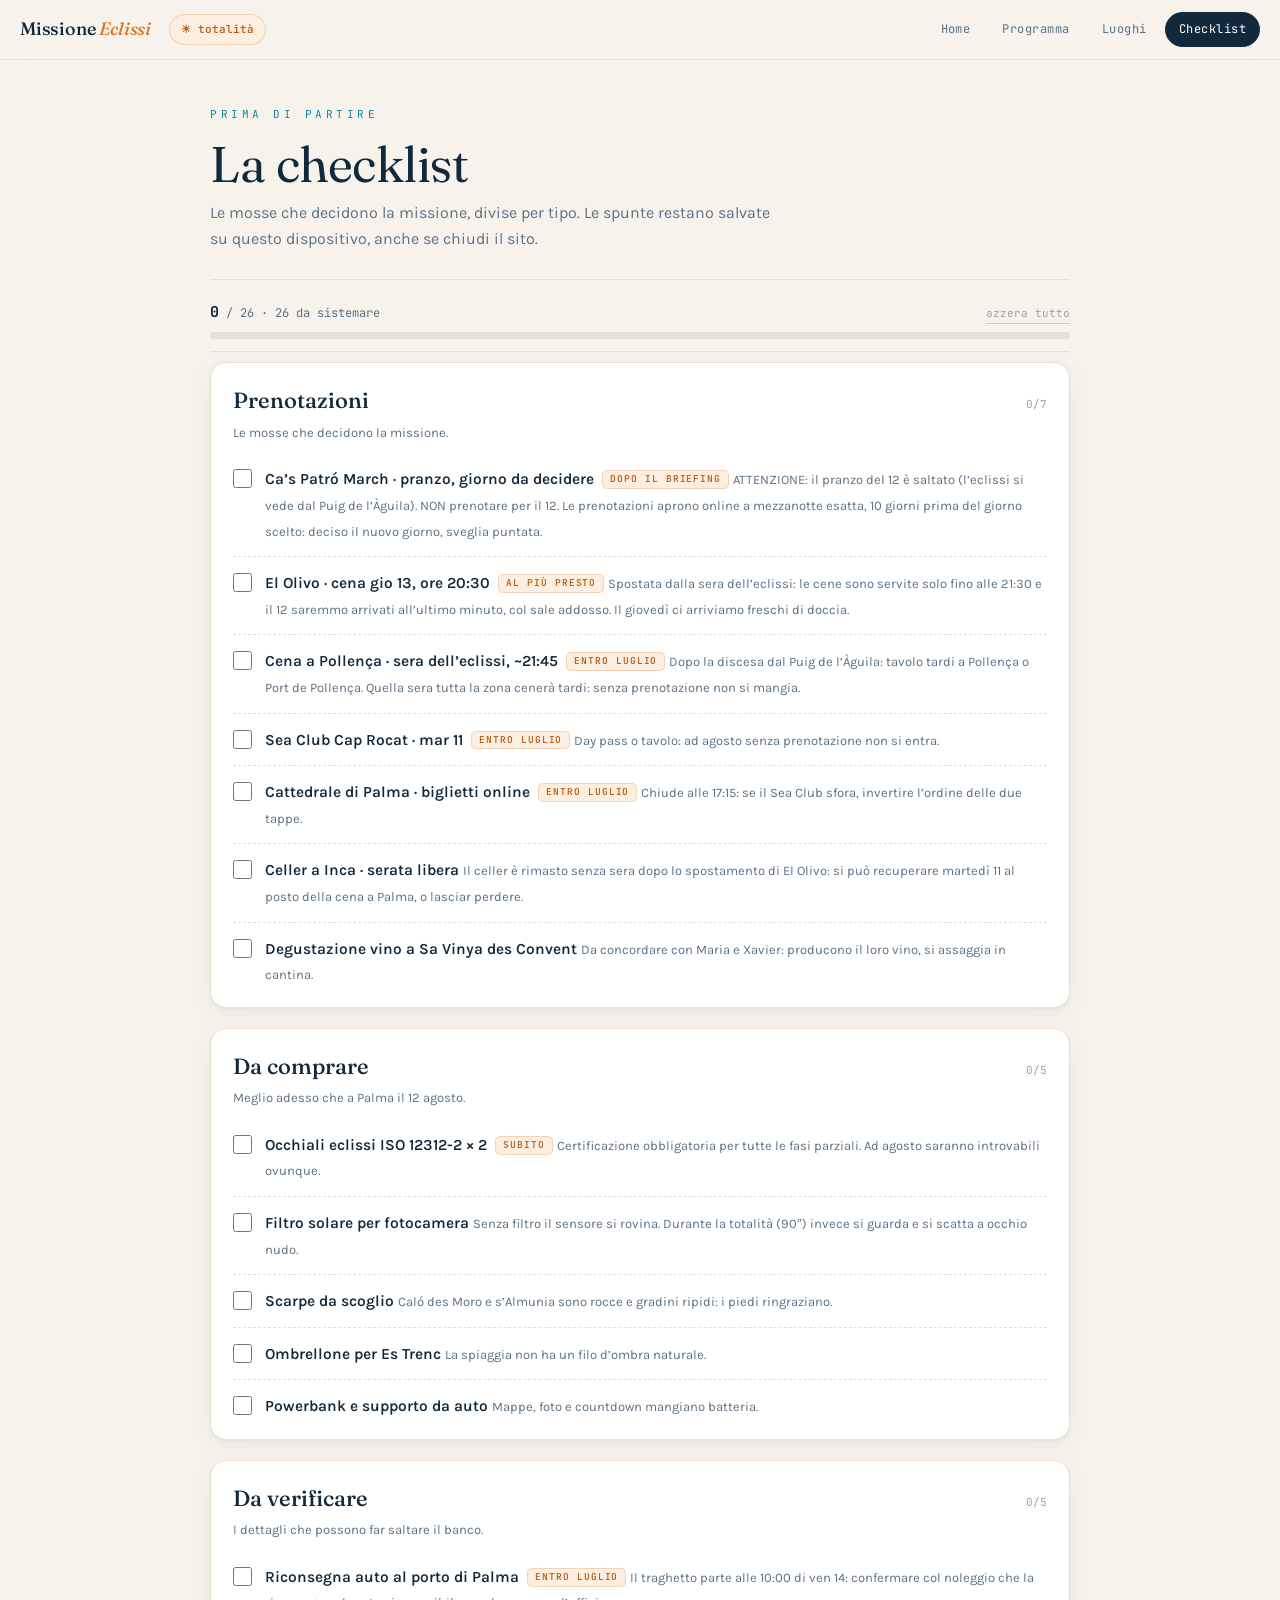
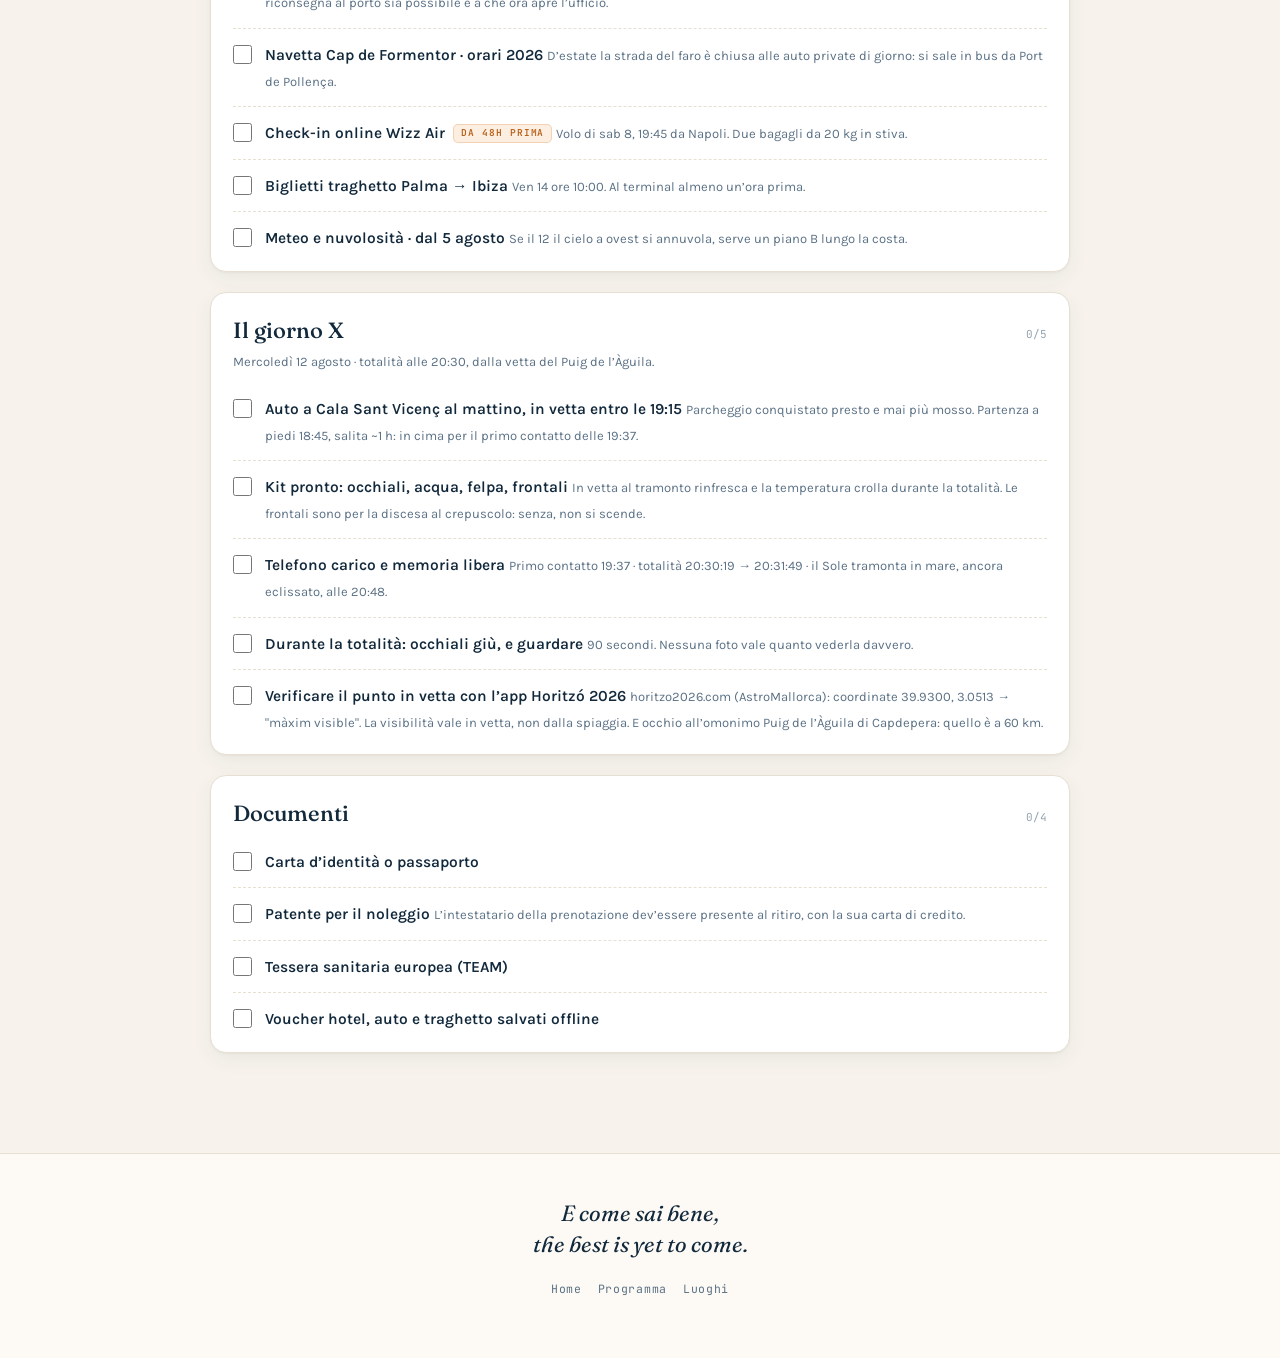
<file: checklist.html>
<!DOCTYPE html>
<html lang="it">
<head>
<meta charset="UTF-8">
<meta name="viewport" content="width=device-width, initial-scale=1.0, viewport-fit=cover">
<title>Checklist · Missione Eclissi</title>
<meta name="description" content="Prenotazioni, acquisti, verifiche e il kit del giorno X: tutto quello che va fatto prima di partire.">
<link rel="preconnect" href="https://fonts.googleapis.com">
<link rel="preconnect" href="https://fonts.gstatic.com" crossorigin>
<link href="https://fonts.googleapis.com/css2?family=Fraunces:ital,opsz,wght@0,9..144,300..800;1,9..144,300..800&family=Karla:wght@300;400;500;600;700&family=JetBrains+Mono:wght@400;600&display=swap" rel="stylesheet">
<link rel="stylesheet" href="css/style.css">
</head>
<body data-page="checklist">

<header class="topbar">
  <a class="brand" href="index.html">Missione <em>Eclissi</em></a>
  <div class="mini-cd" id="mini-cd">–</div>
  <nav class="mainnav" aria-label="Sezioni del sito">
    <a href="index.html" data-nav="home">Home</a>
    <a href="programma.html" data-nav="programma">Programma</a>
    <a href="luoghi.html" data-nav="luoghi">Luoghi</a>
    <a href="checklist.html" data-nav="checklist">Checklist</a>
  </nav>
</header>

<main>
  <div class="pagina-testa">
    <div class="eyebrow">Prima di partire</div>
    <h1>La checklist</h1>
    <p>Le mosse che decidono la missione, divise per tipo. Le spunte restano salvate su questo dispositivo, anche se chiudi il sito.</p>
  </div>

  <div class="barra-avanzamento">
    <div class="ba-testa">
      <div class="ba-testo"><b id="ba-fatte">0</b> / <span id="ba-totale">0</span> <span id="ba-etichetta"></span></div>
      <button type="button" class="ba-reset" id="ba-reset">azzera tutto</button>
    </div>
    <div class="ba-pista"><div class="ba-riempi" id="ba-riempi"></div></div>
  </div>

  <div id="gruppi"></div>
</main>

<footer>
  <p class="firma">E come sai bene,<br>the best is yet to come.</p>
  <nav class="foot-nav">
    <a href="index.html">Home</a>
    <a href="programma.html">Programma</a>
    <a href="luoghi.html">Luoghi</a>
  </nav>
</footer>

<script src="js/data.js"></script>
<script src="js/core.js"></script>
<script src="js/checklist.js"></script>
</body>
</html>
</file>
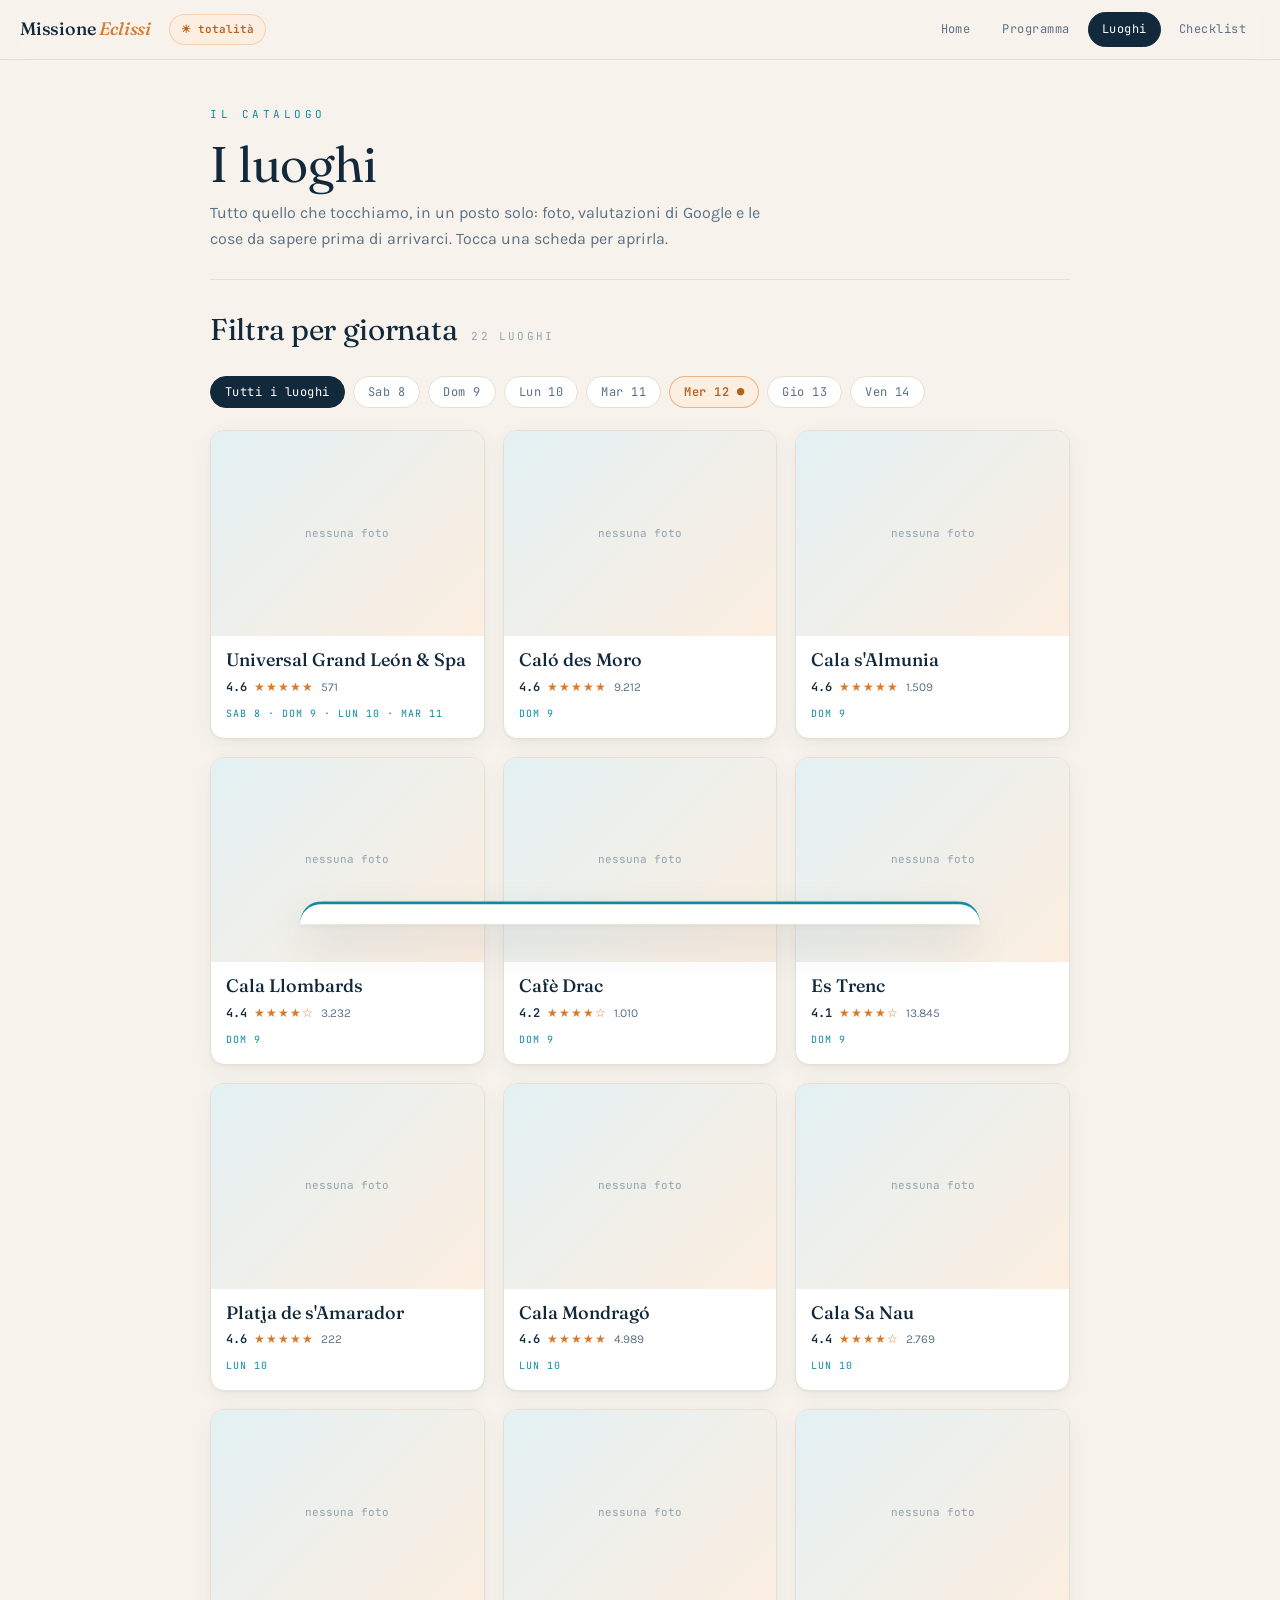
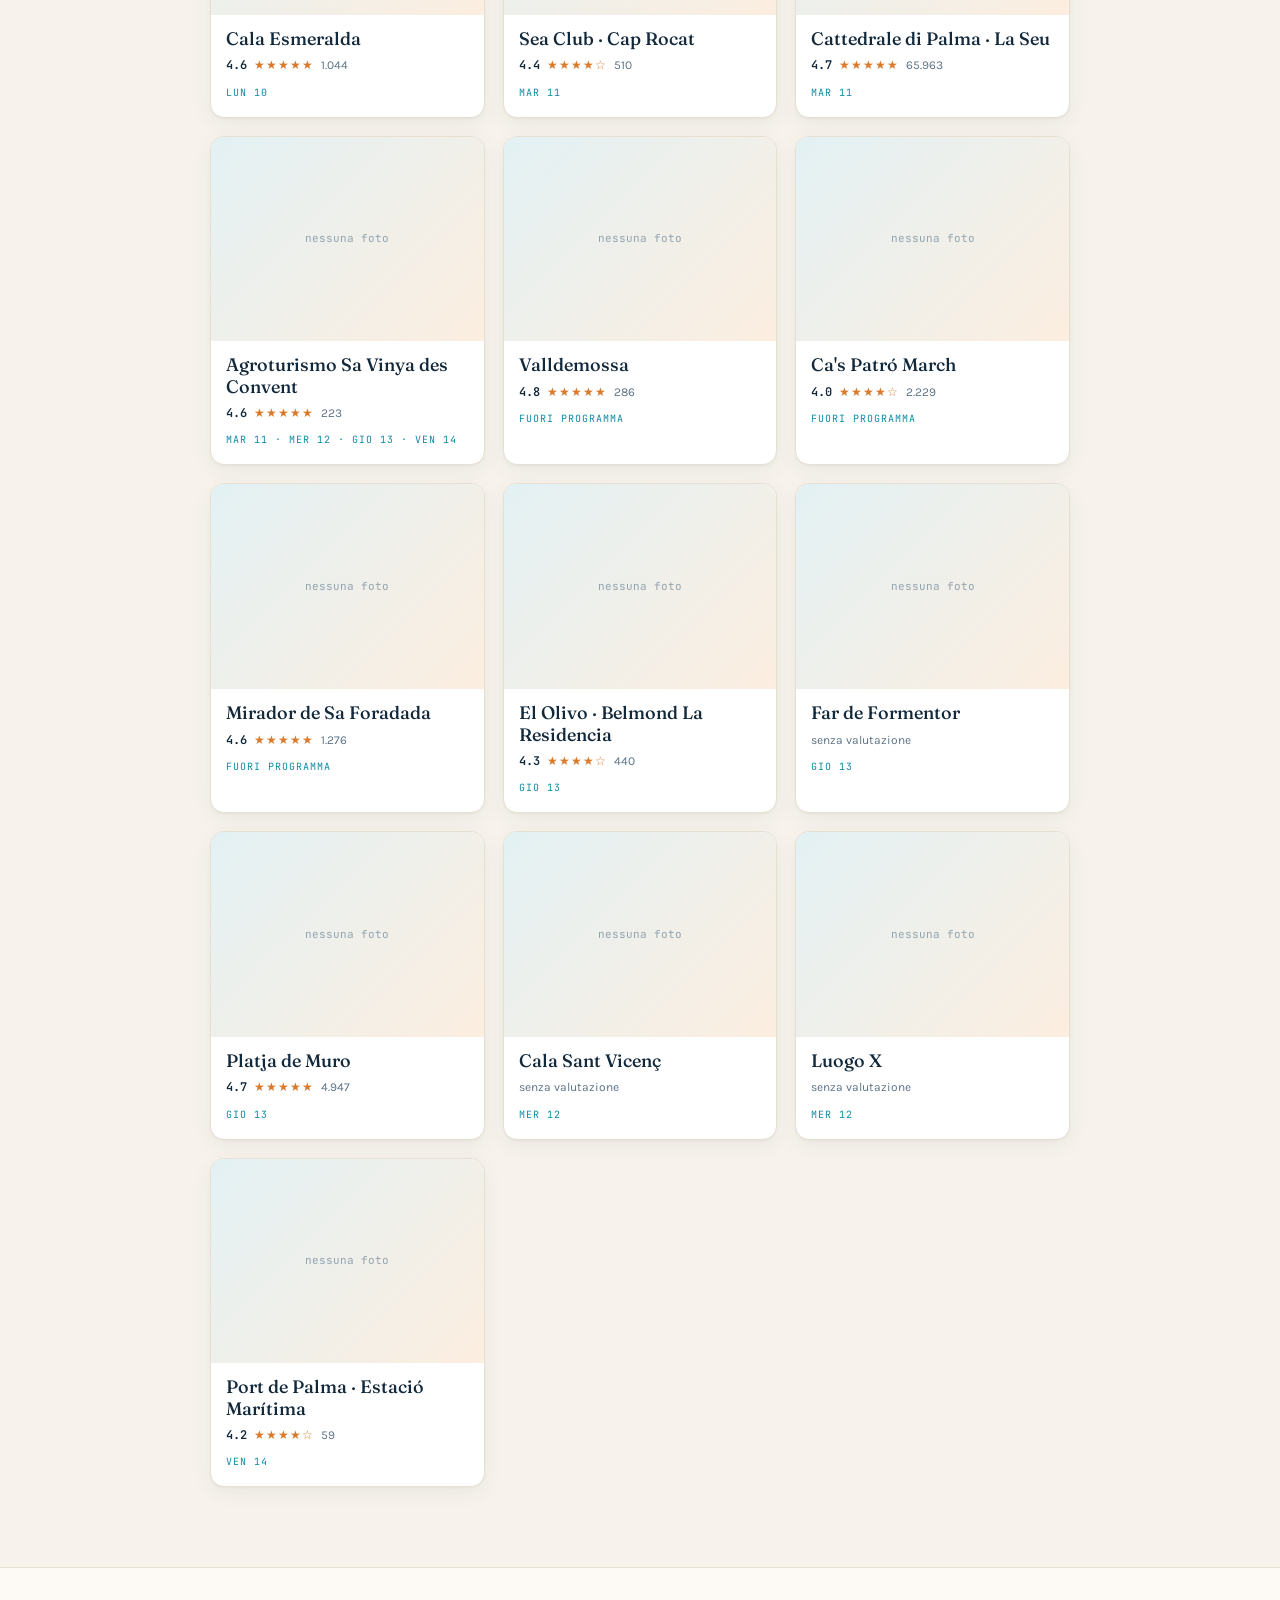
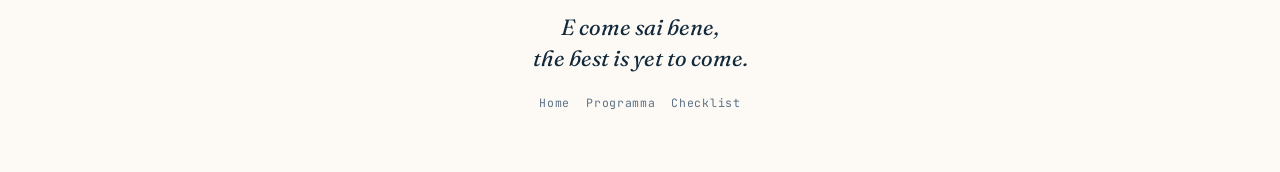
<file: luoghi.html>
<!DOCTYPE html>
<html lang="it">
<head>
<meta charset="UTF-8">
<meta name="viewport" content="width=device-width, initial-scale=1.0, viewport-fit=cover">
<title>Luoghi · Missione Eclissi</title>
<meta name="description" content="Le schede dei luoghi del viaggio: calette, ristoranti, borghi e il mirador dell'eclissi.">
<link rel="preconnect" href="https://fonts.googleapis.com">
<link rel="preconnect" href="https://fonts.gstatic.com" crossorigin>
<link href="https://fonts.googleapis.com/css2?family=Fraunces:ital,opsz,wght@0,9..144,300..800;1,9..144,300..800&family=Karla:wght@300;400;500;600;700&family=JetBrains+Mono:wght@400;600&display=swap" rel="stylesheet">
<link rel="stylesheet" href="css/style.css">
</head>
<body data-page="luoghi">

<header class="topbar">
  <a class="brand" href="index.html">Missione <em>Eclissi</em></a>
  <div class="mini-cd" id="mini-cd">–</div>
  <nav class="mainnav" aria-label="Sezioni del sito">
    <a href="index.html" data-nav="home">Home</a>
    <a href="programma.html" data-nav="programma">Programma</a>
    <a href="luoghi.html" data-nav="luoghi">Luoghi</a>
    <a href="checklist.html" data-nav="checklist">Checklist</a>
  </nav>
</header>

<main>
  <div class="pagina-testa">
    <div class="eyebrow">Il catalogo</div>
    <h1>I luoghi</h1>
    <p>Tutto quello che tocchiamo, in un posto solo: foto, valutazioni di Google e le cose da sapere prima di arrivarci. Tocca una scheda per aprirla.</p>
  </div>

  <div class="intro-riga" style="margin-top:26px">
    <h2>Filtra per giornata</h2><span id="conta-luoghi"></span>
  </div>
  <div class="filtri" id="filtri"></div>

  <div class="luoghi-griglia" id="griglia"></div>
</main>

<footer>
  <p class="firma">E come sai bene,<br>the best is yet to come.</p>
  <nav class="foot-nav">
    <a href="index.html">Home</a>
    <a href="programma.html">Programma</a>
    <a href="checklist.html">Checklist</a>
  </nav>
</footer>

<!-- scheda luogo -->
<div class="sheet-backdrop" id="sheet-backdrop"></div>
<div class="sheet" id="sheet" role="dialog" aria-modal="true"></div>

<script src="js/data.js"></script>
<script src="js/core.js"></script>
<script src="js/luoghi.js"></script>
</body>
</html>
</file>
<file: css/style.css>
/* ============================================================
   MISSIONE ECLISSI · stile
   Tema chiaro: carta e sabbia, inchiostro blu notte, accenti
   mare (turchese) ed eclissi (arancio).
   L'unica isola scura è l'hero della home.
   ============================================================ */

:root{
  /* superfici */
  --sabbia:#f7f3ec;
  --carta:#ffffff;
  --carta-calda:#fdfaf5;

  /* testo */
  --inchiostro:#12293c;
  --fumo:#5b7185;
  --tenue:#93a3af;

  /* accenti */
  --mare:#0e8ba3;
  --mare-scuro:#0a6d80;
  --mare-tenue:#e3f1f4;
  --eclissi:#d97a2b;
  --eclissi-scuro:#b8611c;
  --eclissi-tenue:#fceee0;

  /* linee */
  --bordo:#e7dfd2;
  --bordo-forte:#d3c8b6;

  /* hero notturno */
  --notte:#0a0f24;
  --corona:#ffe9c4;
  --orizzonte:#f09a4d;
  --linea-notte:rgba(244,239,230,.14);
  --latte:#f4efe6;
  --latte-dim:rgba(244,239,230,.62);

  --ombra:0 1px 2px rgba(18,41,60,.04), 0 6px 20px rgba(18,41,60,.06);
  --ombra-alta:0 2px 6px rgba(18,41,60,.06), 0 18px 44px rgba(18,41,60,.12);
  --raggio:16px;
}

*{margin:0;padding:0;box-sizing:border-box}
html{scroll-behavior:smooth}
body{
  background:var(--sabbia);
  color:var(--inchiostro);
  font-family:'Karla',sans-serif;
  font-weight:400;
  line-height:1.6;
  -webkit-font-smoothing:antialiased;
  overflow-x:hidden;
}
::selection{background:var(--eclissi);color:#fff}
img{display:block}
a{color:var(--mare-scuro)}

/* ---------- TOPBAR ---------- */
.topbar{
  position:sticky;top:0;z-index:600;
  display:flex;align-items:center;gap:18px;
  padding:12px max(20px,env(safe-area-inset-left));
  background:rgba(247,243,236,.88);
  backdrop-filter:blur(12px);
  border-bottom:1px solid var(--bordo);
}
.brand{
  font-family:'Fraunces',serif;font-weight:500;font-size:18px;
  text-decoration:none;color:var(--inchiostro);white-space:nowrap;letter-spacing:-.01em;
}
.brand em{font-style:italic;color:var(--eclissi)}
.mainnav{display:flex;gap:4px;margin-left:auto;overflow-x:auto;scrollbar-width:none}
.mainnav::-webkit-scrollbar{display:none}
.mainnav a{
  padding:7px 13px;border-radius:999px;text-decoration:none;white-space:nowrap;
  font-family:'JetBrains Mono',monospace;font-size:12px;letter-spacing:.04em;
  color:var(--fumo);border:1px solid transparent;transition:all .18s;
}
.mainnav a:hover{color:var(--inchiostro);background:var(--carta);border-color:var(--bordo)}
body[data-page="home"]      .mainnav a[data-nav="home"],
body[data-page="programma"] .mainnav a[data-nav="programma"],
body[data-page="luoghi"]    .mainnav a[data-nav="luoghi"],
body[data-page="checklist"] .mainnav a[data-nav="checklist"]{
  background:var(--inchiostro);border-color:var(--inchiostro);color:#fff;
}
.mini-cd{
  flex:0 0 auto;font-family:'JetBrains Mono',monospace;font-size:11px;font-weight:600;
  color:var(--eclissi-scuro);background:var(--eclissi-tenue);
  border:1px solid rgba(217,122,43,.25);border-radius:999px;padding:6px 11px;
  font-variant-numeric:tabular-nums;white-space:nowrap;
}
@media (max-width:720px){
  .topbar{flex-wrap:wrap;gap:10px}
  .mini-cd{order:2}
  .mainnav{order:3;width:100%;margin-left:0}
  .mainnav a{flex:1;text-align:center;padding:7px 8px}
}

/* ---------- HERO (l'unica zona scura) ---------- */
.hero{
  position:relative;min-height:78svh;
  display:flex;flex-direction:column;justify-content:flex-end;
  background:linear-gradient(to bottom,
    #060a1c 0%, #0a0f24 30%, #182247 55%, #4a3a63 74%, #b05c3f 86%, #f09a4d 93%, #0e2233 93.2%, #081722 100%);
  overflow:hidden;color:var(--latte);
}
.stars{position:absolute;inset:0 0 30% 0;pointer-events:none}
.stars span{position:absolute;width:2px;height:2px;border-radius:50%;background:var(--corona);opacity:.7;animation:twinkle 4s ease-in-out infinite}
@keyframes twinkle{0%,100%{opacity:.15}50%{opacity:.8}}
.cielo{position:absolute;left:50%;bottom:7svh;transform:translateX(-50%);width:min(70vw,300px);aspect-ratio:1;pointer-events:none}
.sole{position:absolute;inset:18%;border-radius:50%;
  background:radial-gradient(circle,#fff3da 0%,#ffd9a0 45%,#f09a4d 100%);
  box-shadow:0 0 60px 18px rgba(240,154,77,.55),0 0 140px 50px rgba(240,154,77,.22)}
.luna{position:absolute;inset:18%;border-radius:50%;background:#050813;
  transform:translateX(-130%);animation:eclissi 14s ease-in-out infinite}
.corona-glow{position:absolute;inset:14%;border-radius:50%;opacity:0;
  box-shadow:0 0 34px 10px rgba(255,233,196,.85),0 0 120px 46px rgba(255,233,196,.30);
  animation:corona 14s ease-in-out infinite}
@keyframes eclissi{0%{transform:translateX(-130%)}38%,62%{transform:translateX(0)}100%{transform:translateX(130%)}}
@keyframes corona{0%,30%{opacity:0}40%,60%{opacity:1}70%,100%{opacity:0}}
.foradada{position:absolute;bottom:6.7svh;right:-2vw;width:52vw;max-width:260px;pointer-events:none}
.mare-band{position:absolute;left:0;right:0;bottom:0;height:7svh;background:linear-gradient(to bottom,#0e2233,#081722)}
.riflesso{position:absolute;left:50%;transform:translateX(-50%);bottom:1.2svh;width:3px;height:5svh;background:linear-gradient(to bottom,rgba(240,154,77,.75),transparent);filter:blur(2px)}
.hero-testo{position:relative;z-index:2;padding:0 28px calc(7svh + 26px);max-width:900px;margin:0 auto;width:100%}
.eyebrow{font-family:'JetBrains Mono',monospace;font-size:11px;letter-spacing:.32em;text-transform:uppercase;color:var(--orizzonte);margin-bottom:14px}
h1{font-family:'Fraunces',serif;font-weight:340;font-size:clamp(46px,11vw,74px);line-height:.98;letter-spacing:-.01em}
h1 em{font-style:italic;font-weight:420;color:var(--corona)}
.sottotitolo{margin-top:14px;max-width:34ch;color:var(--latte-dim);font-size:15px;font-weight:300}
.countdown{margin-top:26px;display:flex;gap:10px}
.cd-box{min-width:64px;padding:10px 8px;border:1px solid var(--linea-notte);border-radius:10px;background:rgba(6,10,28,.45);backdrop-filter:blur(4px);text-align:center}
.cd-num{font-family:'JetBrains Mono',monospace;font-weight:600;font-size:24px;color:var(--corona);font-variant-numeric:tabular-nums}
.cd-lab{font-size:10px;letter-spacing:.18em;text-transform:uppercase;color:var(--latte-dim);margin-top:2px}
.cd-nota{margin-top:10px;font-family:'JetBrains Mono',monospace;font-size:11px;letter-spacing:.12em;color:var(--latte-dim)}

/* ---------- LAYOUT ---------- */
main{padding:8px 20px 20px;max-width:900px;margin:0 auto}
.intro-riga{display:flex;align-items:baseline;gap:14px;margin:48px 0 22px;flex-wrap:wrap}
.intro-riga h2{font-family:'Fraunces',serif;font-weight:400;font-size:30px;letter-spacing:-.01em}
.intro-riga span{font-family:'JetBrains Mono',monospace;font-size:11px;color:var(--tenue);letter-spacing:.2em;text-transform:uppercase}
.pagina-testa{padding:38px 0 2px;border-bottom:1px solid var(--bordo);margin-bottom:6px}
.pagina-testa .eyebrow{color:var(--mare)}
.pagina-testa h1{font-family:'Fraunces',serif;font-weight:380;font-size:clamp(34px,7vw,50px);color:var(--inchiostro);line-height:1.05}
.pagina-testa p{margin-top:10px;color:var(--fumo);max-width:56ch;padding-bottom:26px}

/* ---------- SOMMARIO ---------- */
.sommario{border:1px solid var(--bordo);border-radius:var(--raggio);background:var(--carta);padding:22px;box-shadow:var(--ombra);scroll-margin-top:80px}
.som-grid{display:grid;grid-template-columns:repeat(auto-fit,minmax(210px,1fr));gap:12px}
.som-cella{border:1px solid var(--bordo);border-radius:12px;padding:13px 14px;background:var(--carta-calda)}
.som-cella .k{font-family:'JetBrains Mono',monospace;font-size:9.5px;letter-spacing:.2em;text-transform:uppercase;color:var(--mare);margin-bottom:5px}
.som-cella .v{font-size:14.5px;font-weight:600;line-height:1.35}
.som-cella .v small{display:block;font-weight:400;color:var(--fumo);font-size:12.5px;margin-top:3px}
.som-giorni{margin-top:18px;border-top:1px dashed var(--bordo-forte);padding-top:8px}
.som-riga{display:grid;grid-template-columns:58px 1fr;gap:12px;padding:10px 0;border-bottom:1px dashed var(--bordo);font-size:14px;color:var(--fumo)}
.som-riga:last-child{border-bottom:none}
.som-riga b{font-family:'JetBrains Mono',monospace;font-weight:600;font-size:11.5px;color:var(--eclissi-scuro);letter-spacing:.05em;padding-top:3px}
.som-riga strong{color:var(--inchiostro);font-weight:600}
.som-riga a{color:inherit;text-decoration:none}
.som-riga a:hover strong{color:var(--mare-scuro)}

/* ---------- MAPPE ---------- */
.mappa-grande{height:min(62svh,520px);border-radius:var(--raggio);border:1px solid var(--bordo);overflow:hidden;box-shadow:var(--ombra);position:relative;z-index:1}
.legenda{display:flex;flex-wrap:wrap;gap:8px;margin-top:14px}
.leg-chip{
  all:unset;cursor:pointer;display:inline-flex;align-items:center;gap:7px;
  padding:6px 12px;border-radius:999px;border:1px solid var(--bordo);background:var(--carta);
  font-family:'JetBrains Mono',monospace;font-size:11.5px;color:var(--fumo);transition:all .18s;
}
.leg-chip:hover,.leg-chip:focus-visible{border-color:var(--bordo-forte);color:var(--inchiostro);box-shadow:var(--ombra)}
.leg-chip .punto{width:10px;height:10px;border-radius:50%;flex:0 0 auto}
.leg-nota{margin-top:10px;font-size:12.5px;color:var(--tenue)}

/* ---------- GIORNI ---------- */
.daynav{position:sticky;top:57px;z-index:500;display:flex;gap:8px;overflow-x:auto;padding:12px 0;
  background:rgba(247,243,236,.92);backdrop-filter:blur(10px);scrollbar-width:none;border-bottom:1px solid var(--bordo)}
.daynav::-webkit-scrollbar{display:none}
.chip{flex:0 0 auto;padding:7px 14px;border-radius:999px;border:1px solid var(--bordo);background:var(--carta);color:var(--fumo);
  font-family:'JetBrains Mono',monospace;font-size:12px;letter-spacing:.04em;text-decoration:none;white-space:nowrap;transition:all .18s}
.chip:hover{border-color:var(--mare);color:var(--mare-scuro)}
.chip.eclisse{border-color:rgba(217,122,43,.5);color:var(--eclissi-scuro);background:var(--eclissi-tenue);font-weight:600}
@media (max-width:720px){.daynav{top:96px}}

.giorno{border:1px solid var(--bordo);border-radius:18px;background:var(--carta);margin-bottom:26px;overflow:hidden;
  box-shadow:var(--ombra);scroll-margin-top:120px}
.giorno.eclisse-card{border-color:rgba(217,122,43,.45);box-shadow:0 2px 8px rgba(217,122,43,.10),0 16px 40px rgba(217,122,43,.10)}
.g-head{padding:20px 22px 8px;display:flex;justify-content:space-between;align-items:flex-start;gap:12px;
  border-left:4px solid var(--gcol,var(--mare));margin-bottom:2px}
.g-data{font-family:'JetBrains Mono',monospace;font-size:11px;letter-spacing:.22em;text-transform:uppercase;color:var(--gcol,var(--mare))}
.g-titolo{font-family:'Fraunces',serif;font-weight:400;font-size:26px;line-height:1.15;margin-top:6px}
.g-zona{flex:0 0 auto;font-size:10px;letter-spacing:.16em;text-transform:uppercase;color:var(--fumo);
  border:1px solid var(--bordo);border-radius:999px;padding:5px 11px;margin-top:4px;white-space:nowrap;background:var(--carta-calda)}
.g-body{padding:6px 22px 22px}
.g-mappa{height:260px;margin:10px 0 14px;border-radius:12px;border:1px solid var(--bordo);overflow:hidden;position:relative;z-index:1}

/* partenza */
.partenza{display:grid;grid-template-columns:62px 1fr;gap:0 14px;padding:12px 14px;margin-bottom:2px;
  background:var(--mare-tenue);border:1px solid rgba(14,139,163,.22);border-radius:12px}
.p-eti{font-family:'JetBrains Mono',monospace;font-size:9.5px;letter-spacing:.14em;text-transform:uppercase;color:var(--mare-scuro);padding-top:4px}
.p-nome{font-weight:600;font-size:15.5px}
.p-nome button{all:unset;cursor:pointer;border-bottom:1px solid rgba(14,139,163,.5);color:inherit}
.p-nome a{color:inherit;text-decoration:none;border-bottom:1px solid rgba(14,139,163,.5)}
.p-ora{font-family:'JetBrains Mono',monospace;font-size:12px;color:var(--mare-scuro);margin-left:8px;font-variant-numeric:tabular-nums}
.p-nota{grid-column:2;font-size:13.5px;color:var(--fumo);margin-top:2px}

.tappa{display:grid;grid-template-columns:62px 1fr;gap:0 14px;padding:14px 0;border-bottom:1px dashed var(--bordo)}
.tappa:last-child{border-bottom:none;padding-bottom:0}
.t-ora{font-family:'JetBrains Mono',monospace;font-size:13px;font-weight:600;color:var(--eclissi-scuro);padding-top:3px;font-variant-numeric:tabular-nums}
.t-nome{font-weight:600;font-size:16.5px}
.t-num{display:inline-flex;align-items:center;justify-content:center;width:22px;height:22px;border-radius:50%;
  background:var(--gcol,var(--mare));color:#fff;font-family:'JetBrains Mono',monospace;font-weight:600;font-size:11px;
  margin-right:9px;vertical-align:2px;flex:0 0 auto}
.t-num.vuoto{background:none;border:1px dashed var(--bordo-forte)}
.t-nome button{all:unset;cursor:pointer;border-bottom:1.5px solid rgba(217,122,43,.45);color:inherit}
.t-nome button:hover{border-bottom-color:var(--eclissi);color:var(--eclissi-scuro)}
.t-nome a{color:inherit;text-decoration:none;border-bottom:1px solid var(--bordo-forte)}
.t-nome .cam{font-size:11px;color:var(--mare);margin-left:7px;font-family:'JetBrains Mono',monospace}
.t-nota{grid-column:2;font-size:13.5px;color:var(--fumo);margin-top:3px}
.t-badge{display:inline-block;font-family:'JetBrains Mono',monospace;font-size:10px;letter-spacing:.1em;color:#fff;background:var(--eclissi);border-radius:5px;padding:2px 7px;margin-left:8px;vertical-align:2px}
.t-badge.doccia{background:var(--mare)}
.t-drive{grid-column:2;font-family:'JetBrains Mono',monospace;font-size:10.5px;letter-spacing:.08em;color:var(--tenue);margin-top:6px}

/* ---------- FASI ECLISSI ---------- */
.fasi{margin:18px 0 6px;border:1px solid rgba(217,122,43,.35);border-radius:14px;padding:18px;background:var(--eclissi-tenue)}
.fasi h3{font-family:'Fraunces',serif;font-weight:420;font-style:italic;font-size:20px;color:var(--eclissi-scuro);margin-bottom:12px}
.fase{display:flex;gap:14px;align-items:baseline;padding:7px 0}
.fase b{font-family:'JetBrains Mono',monospace;font-weight:600;font-size:15px;color:var(--eclissi-scuro);min-width:58px;font-variant-numeric:tabular-nums}
.fase span{font-size:14px;color:var(--inchiostro)}
.fase.tot b{font-size:17px}
.fase.tot span{font-weight:600}
.fasi .avviso{margin-top:12px;padding-top:12px;border-top:1px dashed rgba(217,122,43,.35);font-size:12.5px;color:var(--fumo)}

/* ---------- LUOGHI (griglia) ---------- */
.filtri{display:flex;flex-wrap:wrap;gap:8px;margin-bottom:22px}
.luoghi-griglia{display:grid;grid-template-columns:repeat(auto-fill,minmax(240px,1fr));gap:18px}
.lg-card{all:unset;cursor:pointer;display:flex;flex-direction:column;border:1px solid var(--bordo);border-radius:14px;
  background:var(--carta);overflow:hidden;box-shadow:var(--ombra);transition:transform .18s, box-shadow .18s}
.lg-card:hover,.lg-card:focus-visible{transform:translateY(-3px);box-shadow:var(--ombra-alta)}
.lg-foto{width:100%;aspect-ratio:4/3;object-fit:cover;background:var(--mare-tenue)}
.lg-foto-vuota{width:100%;aspect-ratio:4/3;background:linear-gradient(135deg,var(--mare-tenue),var(--eclissi-tenue));
  display:flex;align-items:center;justify-content:center;color:var(--tenue);font-family:'JetBrains Mono',monospace;font-size:11px}
.lg-corpo{padding:13px 15px 16px}
.lg-nome{font-family:'Fraunces',serif;font-size:18px;font-weight:500;line-height:1.2}
.lg-meta{display:flex;align-items:center;gap:7px;margin-top:7px;font-size:12px;color:var(--fumo)}
.lg-voto{font-family:'JetBrains Mono',monospace;font-weight:600;color:var(--inchiostro)}
.lg-stelle{color:var(--eclissi);letter-spacing:1px}
.lg-quando{margin-top:9px;font-family:'JetBrains Mono',monospace;font-size:10px;letter-spacing:.1em;text-transform:uppercase;color:var(--mare)}

/* ---------- CHECKLIST ---------- */
.barra-avanzamento{position:sticky;top:57px;z-index:400;background:rgba(247,243,236,.94);backdrop-filter:blur(10px);
  padding:14px 0 12px;border-bottom:1px solid var(--bordo);margin-bottom:10px}
.ba-testa{display:flex;justify-content:space-between;align-items:baseline;margin-bottom:8px;gap:12px}
.ba-testo{font-family:'JetBrains Mono',monospace;font-size:12px;color:var(--fumo)}
.ba-testo b{color:var(--inchiostro);font-size:15px}
.ba-reset{all:unset;cursor:pointer;font-family:'JetBrains Mono',monospace;font-size:11px;color:var(--tenue);border-bottom:1px solid var(--bordo-forte)}
.ba-reset:hover{color:var(--eclissi-scuro)}
.ba-pista{height:7px;border-radius:99px;background:var(--bordo);overflow:hidden}
.ba-riempi{height:100%;width:0;border-radius:99px;background:linear-gradient(90deg,var(--mare),var(--eclissi));transition:width .35s ease}
@media (max-width:720px){.barra-avanzamento{top:96px}}

.gruppo{border:1px solid var(--bordo);border-radius:var(--raggio);background:var(--carta);box-shadow:var(--ombra);
  padding:20px 22px;margin-bottom:20px}
.gr-testa{display:flex;justify-content:space-between;align-items:baseline;gap:12px;margin-bottom:4px}
.gr-titolo{font-family:'Fraunces',serif;font-size:22px;font-weight:500}
.gr-conta{font-family:'JetBrains Mono',monospace;font-size:11px;color:var(--tenue);white-space:nowrap}
.gr-nota{font-size:13px;color:var(--fumo);margin-bottom:10px}
.voce{display:flex;gap:13px;align-items:flex-start;padding:13px 0;border-bottom:1px dashed var(--bordo);cursor:pointer}
.voce:last-child{border-bottom:none;padding-bottom:0}
.voce input{margin-top:3px;width:19px;height:19px;flex:0 0 auto;accent-color:var(--mare);cursor:pointer}
.v-testo{flex:1}
.v-titolo{font-size:15.5px;font-weight:600;line-height:1.35}
.v-nota{font-size:13px;color:var(--fumo);margin-top:3px}
.v-scad{display:inline-block;font-family:'JetBrains Mono',monospace;font-size:9.5px;letter-spacing:.1em;text-transform:uppercase;
  color:var(--eclissi-scuro);background:var(--eclissi-tenue);border:1px solid rgba(217,122,43,.25);
  border-radius:5px;padding:2px 7px;margin-left:8px;vertical-align:2px;white-space:nowrap}
.voce input:checked ~ .v-testo .v-titolo{text-decoration:line-through;color:var(--tenue)}
.voce input:checked ~ .v-testo{opacity:.55}

/* ---------- SCHEDA LUOGO (bottom sheet) ---------- */
.sheet-backdrop{position:fixed;inset:0;background:rgba(18,41,60,.42);backdrop-filter:blur(3px);z-index:900;opacity:0;pointer-events:none;transition:opacity .25s}
.sheet{position:fixed;left:0;right:0;bottom:0;z-index:901;max-height:88svh;overflow-y:auto;
  background:var(--carta);border-radius:22px 22px 0 0;border-top:3px solid var(--mare);
  transform:translateY(105%);transition:transform .32s cubic-bezier(.32,.72,.32,1);
  max-width:680px;margin:0 auto;padding-bottom:max(20px,env(safe-area-inset-bottom));box-shadow:var(--ombra-alta)}
body.sheet-open{overflow:hidden}
body.sheet-open .sheet{transform:translateY(0)}
body.sheet-open .sheet-backdrop{opacity:1;pointer-events:auto}
.sh-grip{width:40px;height:4px;border-radius:99px;background:var(--bordo-forte);margin:12px auto 4px}
.sh-head{display:flex;justify-content:space-between;align-items:flex-start;padding:10px 22px 4px;gap:12px}
.sh-nome{font-family:'Fraunces',serif;font-size:27px;font-weight:500;line-height:1.1}
.sh-close{all:unset;cursor:pointer;font-size:20px;color:var(--fumo);padding:4px 8px;line-height:1;border-radius:8px}
.sh-close:hover{background:var(--sabbia);color:var(--inchiostro)}
.sh-meta{padding:2px 22px 10px;display:flex;align-items:center;gap:10px;flex-wrap:wrap}
.sh-stelle{color:var(--eclissi);letter-spacing:2px;font-size:14px}
.sh-voto{font-family:'JetBrains Mono',monospace;font-weight:600;color:var(--inchiostro)}
.sh-nrec{font-size:12.5px;color:var(--fumo)}
.sh-foto{display:flex;gap:8px;overflow-x:auto;padding:4px 22px;scroll-snap-type:x mandatory;scrollbar-width:none}
.sh-foto::-webkit-scrollbar{display:none}
.sh-foto figure{flex:0 0 78%;scroll-snap-align:start;max-width:300px}
.sh-foto img{width:100%;aspect-ratio:4/3;object-fit:cover;border-radius:12px;background:var(--mare-tenue)}
.sh-foto figcaption{font-size:10px;color:var(--tenue);margin-top:4px;font-family:'JetBrains Mono',monospace}
.sh-sez{padding:14px 22px 0}
.sh-sez h4{font-family:'JetBrains Mono',monospace;font-size:10px;letter-spacing:.22em;text-transform:uppercase;color:var(--mare);margin-bottom:8px}
.sh-sez ul{list-style:none}
.sh-sez li{padding:8px 0;border-bottom:1px dashed var(--bordo);font-size:14.5px}
.sh-sez li:last-child{border-bottom:none}
.sh-sez li::before{content:'— ';color:var(--eclissi)}
.sh-orari{font-size:13.5px;color:var(--fumo)}
.sh-azioni{display:flex;gap:10px;padding:18px 22px 8px}
.btn{flex:1;text-align:center;text-decoration:none;font-family:'JetBrains Mono',monospace;font-size:12.5px;letter-spacing:.06em;
  padding:13px 10px;border-radius:11px;border:1px solid var(--bordo-forte);color:var(--inchiostro);background:var(--carta)}
.btn:hover{border-color:var(--inchiostro)}
.btn.primario{background:var(--mare);border-color:var(--mare);color:#fff;font-weight:600}
.btn.primario:hover{background:var(--mare-scuro);border-color:var(--mare-scuro)}

/* ---------- FOOTER ---------- */
footer{margin-top:60px;padding:44px 28px 60px;text-align:center;border-top:1px solid var(--bordo);background:var(--carta-calda)}
.firma{font-family:'Fraunces',serif;font-style:italic;font-weight:400;font-size:22px;color:var(--inchiostro);line-height:1.4}
.foot-nav{margin-top:20px;display:flex;justify-content:center;gap:16px;flex-wrap:wrap}
.foot-nav a{font-family:'JetBrains Mono',monospace;font-size:11.5px;color:var(--fumo);text-decoration:none;letter-spacing:.06em}
.foot-nav a:hover{color:var(--mare-scuro)}

/* ---------- LEAFLET (tema chiaro, acqua marina) ---------- */
.leaflet-container{background:#dceef3;font-family:'Karla',sans-serif}
.leaflet-control-attribution{background:rgba(255,255,255,.82)!important;color:var(--fumo)!important;font-size:9px!important}
.leaflet-control-attribution a{color:var(--mare-scuro)!important}
.pin-num{color:#fff;font-family:'JetBrains Mono',monospace;font-weight:600;font-size:12px;
  width:26px;height:26px;border-radius:50%;display:flex;align-items:center;justify-content:center;
  border:2px solid #fff;box-shadow:0 2px 6px rgba(18,41,60,.35)}
.pin-start{background:var(--inchiostro);color:#fff;font-family:'JetBrains Mono',monospace;font-weight:600;font-size:10px;
  height:26px;padding:0 9px;border-radius:999px;display:flex;align-items:center;justify-content:center;gap:4px;
  border:2px solid #fff;box-shadow:0 2px 6px rgba(18,41,60,.35);white-space:nowrap;letter-spacing:.08em}
.leaflet-popup-content-wrapper{background:var(--carta);color:var(--inchiostro);border-radius:10px;box-shadow:var(--ombra-alta)}
.leaflet-popup-content{margin:11px 14px;font-size:13px}
.leaflet-popup-content b{color:var(--eclissi-scuro);font-family:'JetBrains Mono',monospace;font-size:12px}
.leaflet-popup-content .pop-g{display:block;font-family:'JetBrains Mono',monospace;font-size:10px;letter-spacing:.1em;
  text-transform:uppercase;color:var(--tenue);margin-top:3px}
.leaflet-popup-tip{background:var(--carta)}

@media (prefers-reduced-motion:reduce){
  .luna{animation:none;transform:translateX(0)}
  .corona-glow{animation:none;opacity:1}
  .stars span{animation:none}
  html{scroll-behavior:auto}
  .sheet{transition:none}
  .lg-card{transition:none}
}
@media (min-width:680px){
  .sheet{left:50%;right:auto;transform:translate(-50%,105%);width:680px}
  body.sheet-open .sheet{transform:translate(-50%,0)}
}
</file>
